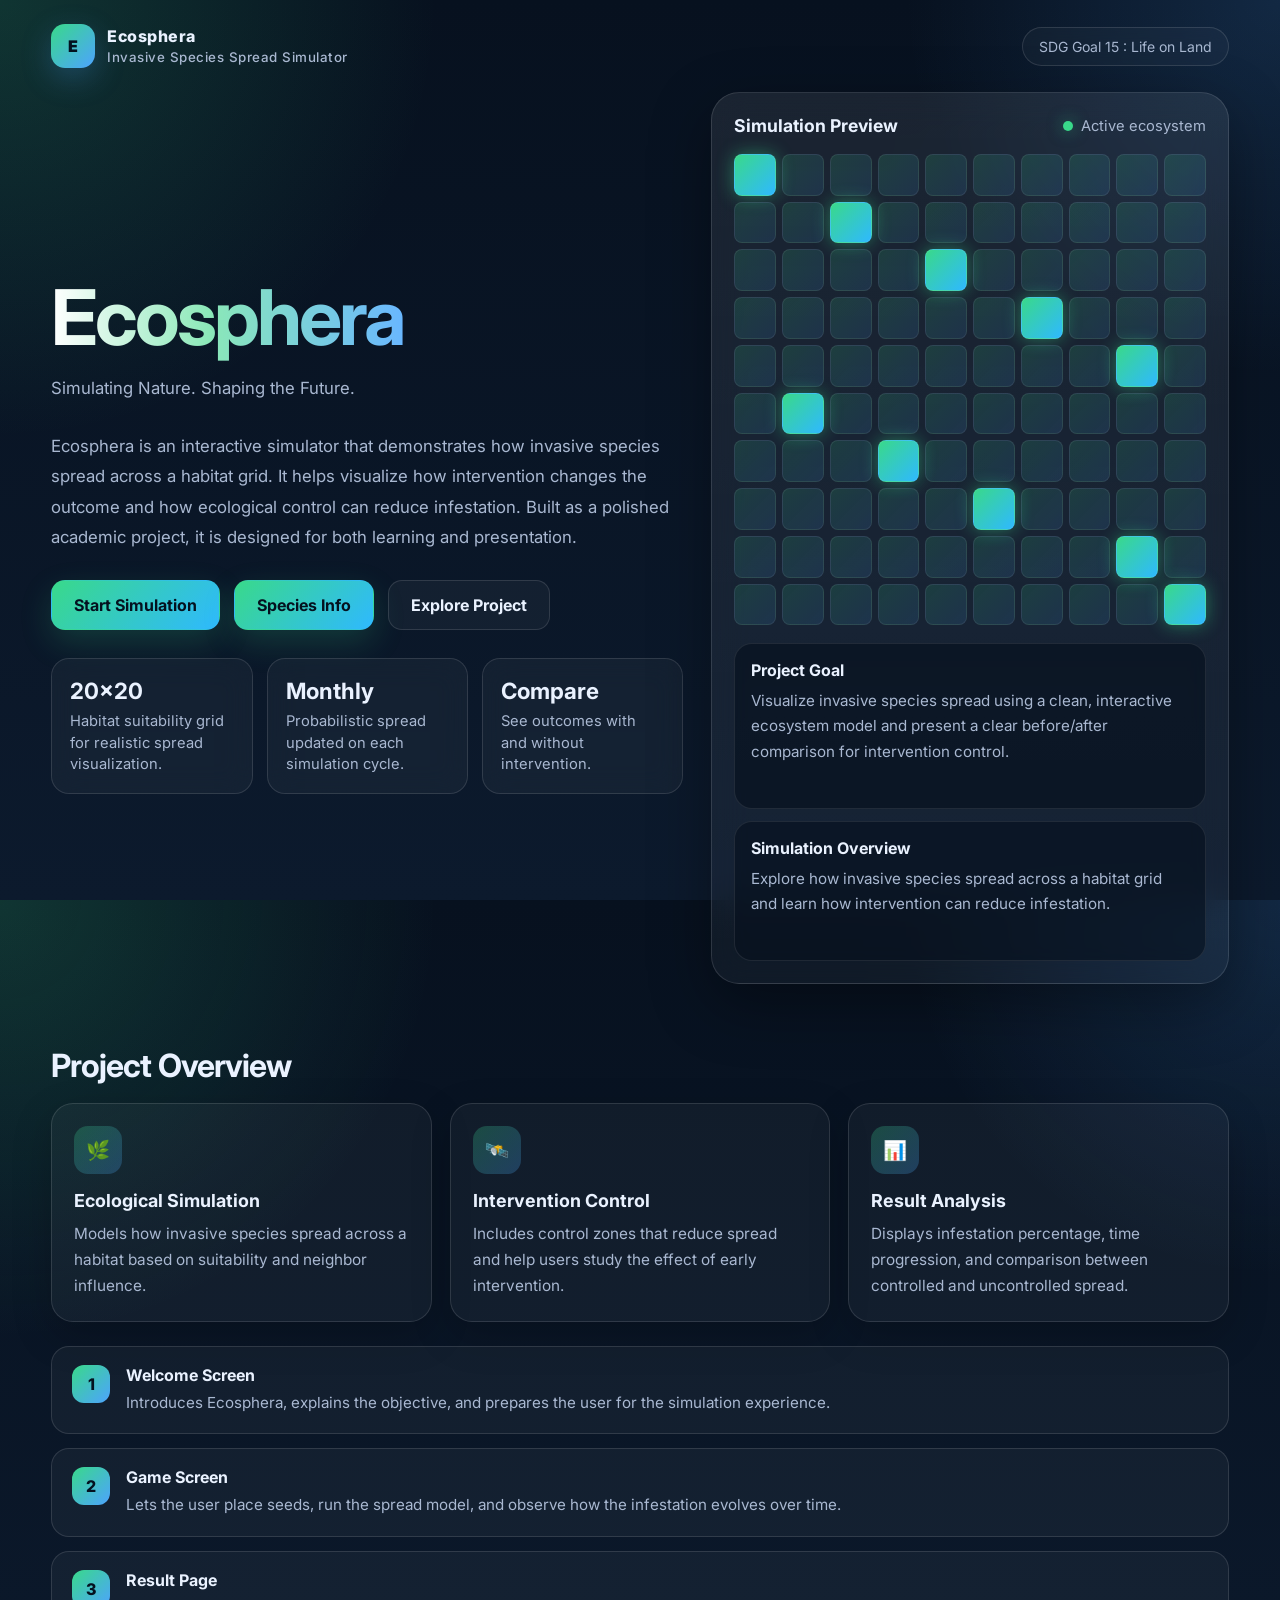
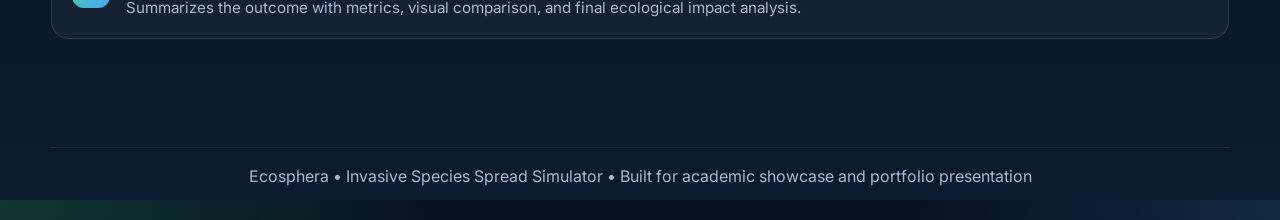
<file: index.html>
<!DOCTYPE html>
<html lang="en">
<head>
  <meta charset="UTF-8" />
  <meta name="viewport" content="width=device-width, initial-scale=1.0" />
  <title> Ecosphera | Invasive Species Spread Simulator</title>
  <link rel="preconnect" href="https://fonts.googleapis.com">
  <link rel="preconnect" href="https://fonts.gstatic.com" crossorigin>
  <link href="https://fonts.googleapis.com/css2?family=Inter:wght@400;500;600;700;800&display=swap" rel="stylesheet">
  <style>
    :root {
      --bg: #07111f;
      --bg2: #0c1a2d;
      --card: rgba(255,255,255,0.06);
      --card2: rgba(255,255,255,0.1);
      --text: #eaf2ff;
      --muted: #a9b8d1;
      --accent: #39d98a;
      --accent2: #4da3ff;
      --border: rgba(255,255,255,0.12);
      --shadow: 0 20px 60px rgba(0,0,0,0.35);
      --radius: 22px;
    }

    * {
      box-sizing: border-box;
      margin: 0;
      padding: 0;
    }

    html, body {
      height: 100%;
      font-family: 'Inter', sans-serif;
      background:
        radial-gradient(circle at top left, rgba(57, 217, 138, 0.18), transparent 28%),
        radial-gradient(circle at top right, rgba(77, 163, 255, 0.16), transparent 24%),
        linear-gradient(180deg, var(--bg), var(--bg2));
      color: var(--text);
    }

    body {
      min-height: 100vh;
      overflow-x: hidden;
    }

    .container {
      width: min(1180px, 92%);
      margin: 0 auto;
    }

    .nav {
      display: flex;
      justify-content: space-between;
      align-items: center;
      padding: 24px 0;
    }

    .brand {
      display: flex;
      align-items: center;
      gap: 12px;
      font-weight: 800;
      letter-spacing: 0.5px;
    }

    .brand-mark {
      width: 44px;
      height: 44px;
      border-radius: 14px;
      background: linear-gradient(135deg, var(--accent), var(--accent2));
      box-shadow: 0 10px 30px rgba(77, 163, 255, 0.25);
      display: grid;
      place-items: center;
      color: #03111f;
      font-weight: 900;
    }

    .nav-pill {
      padding: 10px 16px;
      border: 1px solid var(--border);
      border-radius: 999px;
      color: var(--muted);
      background: rgba(255,255,255,0.03);
      backdrop-filter: blur(10px);
      font-size: 14px;
    }

    .hero {
      display: grid;
      grid-template-columns: 1.1fr 0.9fr;
      gap: 28px;
      align-items: center;
      min-height: calc(100vh - 96px);
      padding-bottom: 36px;
    }

    .hero h1 {
      font-size: clamp(3rem, 6vw, 5.6rem);
      line-height: 0.95;
      margin-bottom: 18px;
      letter-spacing: -0.04em;
    }

    .gradient-text {
      background: linear-gradient(90deg, #ffffff, #8be8b8 45%, #69b7ff 100%);
      -webkit-background-clip: text;
      background-clip: text;
      color: transparent;
    }

    .hero p {
      color: var(--muted);
      font-size: 1.05rem;
      line-height: 1.8;
      max-width: 640px;
      margin-bottom: 28px;
    }

    .buttons {
      display: flex;
      flex-wrap: wrap;
      gap: 14px;
      margin-bottom: 28px;
    }

    .btn {
      display: inline-flex;
      align-items: center;
      justify-content: center;
      gap: 10px;
      padding: 14px 22px;
      border-radius: 14px;
      text-decoration: none;
      font-weight: 700;
      transition: 0.25s ease;
      border: 1px solid transparent;
    }

    .btn-primary {
      background: linear-gradient(135deg, var(--accent), #2fb9ff);
      color: #04111f;
      box-shadow: 0 12px 32px rgba(57, 217, 138, 0.18);
    }

    .btn-secondary {
      background: rgba(255,255,255,0.04);
      color: var(--text);
      border-color: var(--border);
    }

    .btn:hover {
      transform: translateY(-2px);
    }

    .stats {
      display: grid;
      grid-template-columns: repeat(3, 1fr);
      gap: 14px;
      margin-top: 24px;
    }

    .stat {
      padding: 18px;
      border: 1px solid var(--border);
      border-radius: 18px;
      background: rgba(255,255,255,0.04);
      backdrop-filter: blur(14px);
    }

    .stat strong {
      display: block;
      font-size: 1.4rem;
      margin-bottom: 6px;
    }

    .stat span {
      color: var(--muted);
      font-size: 0.92rem;
      line-height: 1.4;
    }

    .panel {
      position: relative;
      border-radius: 28px;
      padding: 22px;
      background: linear-gradient(180deg, rgba(255,255,255,0.08), rgba(255,255,255,0.04));
      border: 1px solid var(--border);
      box-shadow: var(--shadow);
      backdrop-filter: blur(18px);
    }

    .panel-header {
      display: flex;
      justify-content: space-between;
      align-items: center;
      margin-bottom: 18px;
    }

    .panel-title {
      font-size: 1.1rem;
      font-weight: 700;
    }

    .status {
      display: inline-flex;
      align-items: center;
      gap: 8px;
      color: var(--muted);
      font-size: 0.92rem;
    }

    .dot {
      width: 10px;
      height: 10px;
      border-radius: 50%;
      background: var(--accent);
      box-shadow: 0 0 16px rgba(57, 217, 138, 0.55);
    }

    .grid-preview {
      display: grid;
      grid-template-columns: repeat(10, 1fr);
      gap: 6px;
      margin-bottom: 18px;
    }

    .cell {
      aspect-ratio: 1 / 1;
      border-radius: 8px;
      background: linear-gradient(135deg, rgba(57,217,138,0.15), rgba(77,163,255,0.12));
      border: 1px solid rgba(255,255,255,0.08);
    }

    .cell.active {
      background: linear-gradient(135deg, #39d98a, #2fb9ff);
      box-shadow: 0 0 18px rgba(57, 217, 138, 0.45);
    }

    .panel-card {
      padding: 16px;
      border-radius: 18px;
      background: rgba(6, 16, 29, 0.6);
      border: 1px solid rgba(255,255,255,0.09);
      margin-top: 12px;
    }

    .panel-card h3 {
      font-size: 1rem;
      margin-bottom: 8px;
    }

    .panel-card p {
      color: var(--muted);
      line-height: 1.65;
      font-size: 0.95rem;
    }

    .section {
      padding: 26px 0 80px;
    }

    .section-title {
      font-size: 2rem;
      margin-bottom: 18px;
      letter-spacing: -0.03em;
    }

    .feature-grid {
      display: grid;
      grid-template-columns: repeat(3, 1fr);
      gap: 18px;
    }

    .feature {
      padding: 22px;
      border-radius: var(--radius);
      background: rgba(255,255,255,0.04);
      border: 1px solid var(--border);
      box-shadow: 0 14px 40px rgba(0,0,0,0.2);
    }

    .feature .icon {
      width: 48px;
      height: 48px;
      border-radius: 14px;
      display: grid;
      place-items: center;
      margin-bottom: 16px;
      background: linear-gradient(135deg, rgba(57,217,138,0.25), rgba(77,163,255,0.25));
      color: var(--text);
      font-size: 1.2rem;
    }

    .feature h3 {
      margin-bottom: 10px;
      font-size: 1.12rem;
    }

    .feature p {
      color: var(--muted);
      line-height: 1.7;
      font-size: 0.96rem;
    }

    .workflow {
      margin-top: 24px;
      display: grid;
      gap: 14px;
    }

    .step {
      display: flex;
      gap: 16px;
      align-items: flex-start;
      padding: 18px 20px;
      border-radius: 18px;
      border: 1px solid var(--border);
      background: rgba(255,255,255,0.04);
    }

    .step-num {
      width: 38px;
      height: 38px;
      border-radius: 12px;
      background: linear-gradient(135deg, var(--accent), var(--accent2));
      color: #04111f;
      font-weight: 800;
      display: grid;
      place-items: center;
      flex: none;
    }

    .step h4 {
      margin-bottom: 6px;
      font-size: 1rem;
    }

    .step p {
      color: var(--muted);
      line-height: 1.6;
      font-size: 0.95rem;
    }

    footer {
      padding: 18px 0 34px;
      color: var(--muted);
      text-align: center;
      border-top: 1px solid rgba(255,255,255,0.08);
      margin-top: 28px;
    }

    @media (max-width: 960px) {
      .hero {
        grid-template-columns: 1fr;
        min-height: auto;
        padding: 20px 0 40px;
      }

      .feature-grid,
      .stats {
        grid-template-columns: 1fr;
      }
    }



.tabs {
  display: flex;
  gap: 10px;
  justify-content: center;
  margin: 20px 0;
  flex-wrap: wrap;
}

.tabs .btn {
  padding: 12px 24px;
  border-radius: 8px;
  text-decoration: none;
  font-weight: 600;
  transition: all 0.3s ease;
}

.tabs .btn:hover {
  transform: translateY(-2px);
  box-shadow: 0 8px 20px rgba(0,0,0,0.2);
}

  </style>
</head>
<body>
  <div class="container">
    <nav class="nav">
      <div class="brand">
        <div class="brand-mark">E</div>
        <div>
          <div>Ecosphera</div>
          <small style="color: var(--muted); font-weight: 500;">Invasive Species Spread Simulator</small>
        </div>
      </div>
      <div class="nav-pill"> SDG Goal 15 : Life on Land</div>
    </nav>

    <main class="hero">
      <section>

  <h1><span class="gradient-text">Ecosphera</span></h1>
  <p>
    Simulating Nature. Shaping the Future.
  </p>
  <p>
    Ecosphera is an interactive simulator that demonstrates how invasive species spread across a habitat grid.
    It helps visualize how intervention changes the outcome and how ecological control can reduce infestation.
    Built as a polished academic project, it is designed for both learning and presentation.
  </p>


        <div class="buttons">
          <a class="btn btn-primary" href="game.html">Start Simulation</a>
            <a href="species.html" class="btn btn-primary">Species Info</a>

          <a class="btn btn-secondary" href="#overview">Explore Project</a>

        
       
          </div>

        <div class="stats">
          <div class="stat">
            <strong>20×20</strong>
            <span>Habitat suitability grid for realistic spread visualization.</span>
          </div>
          <div class="stat">
            <strong>Monthly</strong>
            <span>Probabilistic spread updated on each simulation cycle.</span>
          </div>
          <div class="stat">
            <strong>Compare</strong>
            <span>See outcomes with and without intervention.</span>
          </div>
        </div>
      </section>

      <aside class="panel">
        <div class="panel-header">
          <div class="panel-title">Simulation Preview</div>
          <div class="status"><span class="dot"></span> Active ecosystem</div>
        </div>

        <div class="grid-preview" aria-hidden="true">
          <div class="cell active"></div><div class="cell"></div><div class="cell"></div><div class="cell"></div><div class="cell"></div><div class="cell"></div><div class="cell"></div><div class="cell"></div><div class="cell"></div><div class="cell"></div>
          <div class="cell"></div><div class="cell"></div><div class="cell active"></div><div class="cell"></div><div class="cell"></div><div class="cell"></div><div class="cell"></div><div class="cell"></div><div class="cell"></div><div class="cell"></div>
          <div class="cell"></div><div class="cell"></div><div class="cell"></div><div class="cell"></div><div class="cell active"></div><div class="cell"></div><div class="cell"></div><div class="cell"></div><div class="cell"></div><div class="cell"></div>
          <div class="cell"></div><div class="cell"></div><div class="cell"></div><div class="cell"></div><div class="cell"></div><div class="cell"></div><div class="cell active"></div><div class="cell"></div><div class="cell"></div><div class="cell"></div>
          <div class="cell"></div><div class="cell"></div><div class="cell"></div><div class="cell"></div><div class="cell"></div><div class="cell"></div><div class="cell"></div><div class="cell"></div><div class="cell active"></div><div class="cell"></div>
          <div class="cell"></div><div class="cell active"></div><div class="cell"></div><div class="cell"></div><div class="cell"></div><div class="cell"></div><div class="cell"></div><div class="cell"></div><div class="cell"></div><div class="cell"></div>
          <div class="cell"></div><div class="cell"></div><div class="cell"></div><div class="cell active"></div><div class="cell"></div><div class="cell"></div><div class="cell"></div><div class="cell"></div><div class="cell"></div><div class="cell"></div>
          <div class="cell"></div><div class="cell"></div><div class="cell"></div><div class="cell"></div><div class="cell"></div><div class="cell active"></div><div class="cell"></div><div class="cell"></div><div class="cell"></div><div class="cell"></div>
          <div class="cell"></div><div class="cell"></div><div class="cell"></div><div class="cell"></div><div class="cell"></div><div class="cell"></div><div class="cell"></div><div class="cell"></div><div class="cell active"></div><div class="cell"></div>
          <div class="cell"></div><div class="cell"></div><div class="cell"></div><div class="cell"></div><div class="cell"></div><div class="cell"></div><div class="cell"></div><div class="cell"></div><div class="cell"></div><div class="cell active"></div>
        </div>

        <div class="panel-card">
          <h3>Project Goal</h3>
          <p>
            Visualize invasive species spread using a clean, interactive ecosystem model and present a clear
            before/after comparison for intervention control.
          </p>
        </div>

       <div class="panel-card">
  <h3>Simulation Overview</h3>
  <p>
    Explore how invasive species spread across a habitat grid and learn how intervention can reduce infestation.
  </p>
</div>
        
      </aside>
    </main>

    <section class="section" id="overview">
      <h2 class="section-title">Project Overview</h2>
      <div class="feature-grid">
        <div class="feature">
          <div class="icon">🌿</div>
          <h3>Ecological Simulation</h3>
          <p>
            Models how invasive species spread across a habitat based on suitability and neighbor influence.
          </p>
        </div>
        <div class="feature">
          <div class="icon">🛰️</div>
          <h3>Intervention Control</h3>
          <p>
            Includes control zones that reduce spread and help users study the effect of early intervention.
          </p>
        </div>
        <div class="feature">
          <div class="icon">📊</div>
          <h3>Result Analysis</h3>
          <p>
            Displays infestation percentage, time progression, and comparison between controlled and uncontrolled spread.
          </p>
        </div>
      </div>

      <div class="workflow">
        <div class="step">
          <div class="step-num">1</div>
          <div>
            <h4>Welcome Screen</h4>
            <p>Introduces Ecosphera, explains the objective, and prepares the user for the simulation experience.</p>
          </div>
        </div>
        <div class="step">
          <div class="step-num">2</div>
          <div>
            <h4>Game Screen</h4>
            <p>Lets the user place seeds, run the spread model, and observe how the infestation evolves over time.</p>
          </div>
        </div>
        <div class="step">
          <div class="step-num">3</div>
          <div>
            <h4>Result Page</h4>
            <p>Summarizes the outcome with metrics, visual comparison, and final ecological impact analysis.</p>
          </div>
        </div>
      </div>
    </section>

    <footer>
      Ecosphera • Invasive Species Spread Simulator • Built for academic showcase and portfolio presentation
    </footer>
  </div>


</body>
</html>
</file>
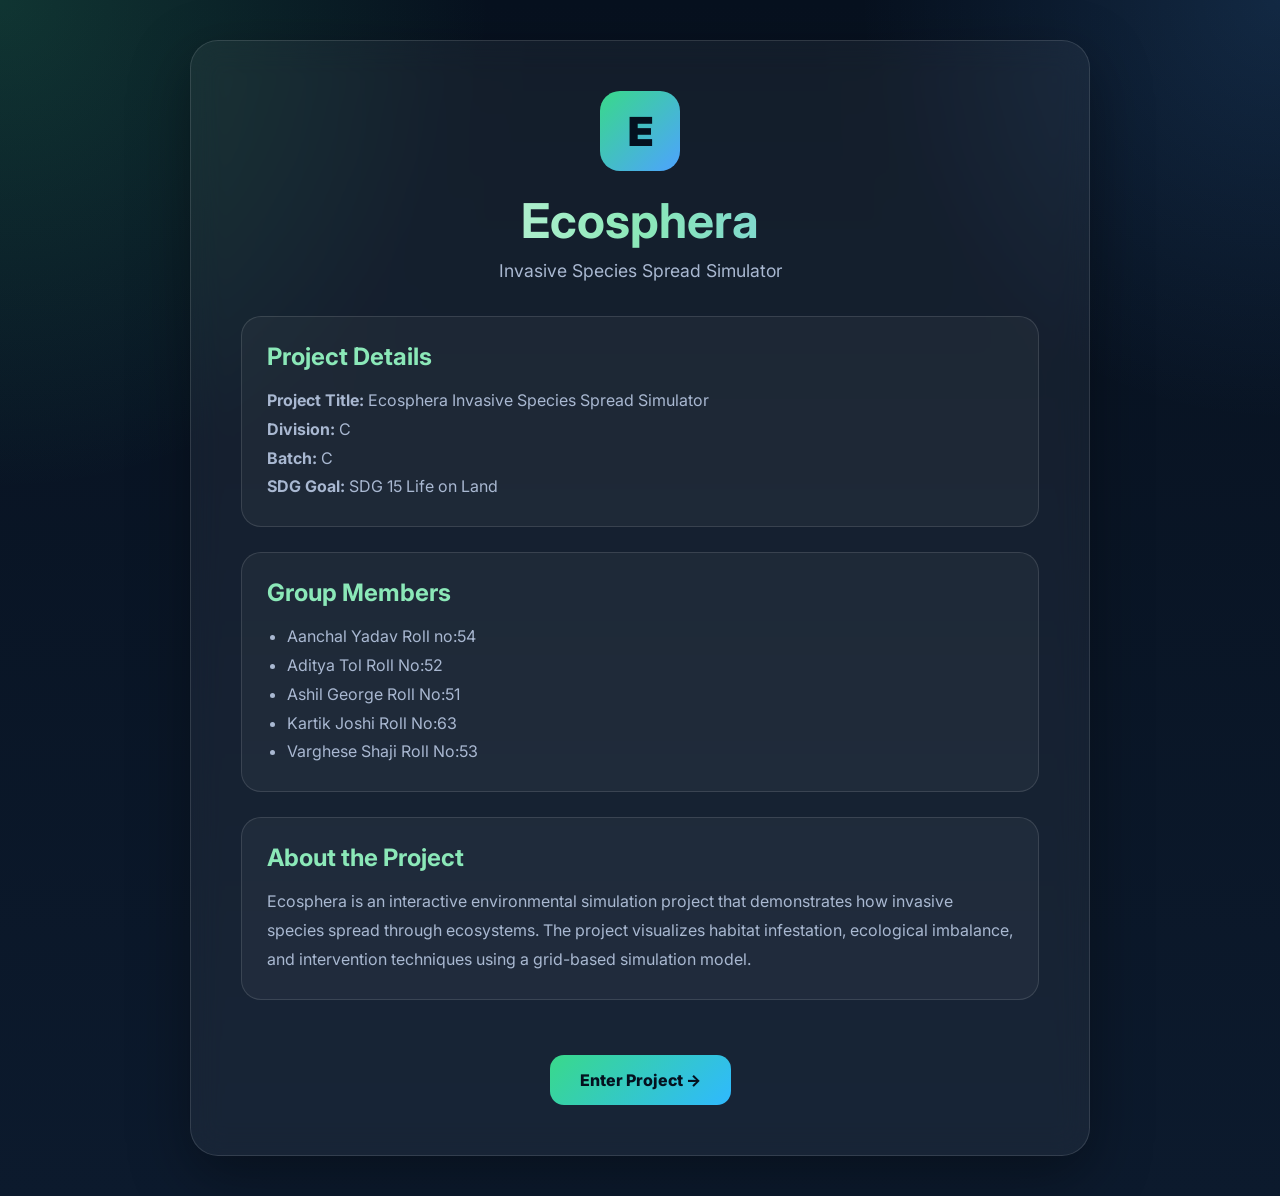
<file: homepage.html>
<!DOCTYPE html>
<html lang="en">
<head>
  <meta charset="UTF-8">
  <meta name="viewport" content="width=device-width, initial-scale=1.0">
  <title>Ecosphera | Homepage</title>

  <link href="https://fonts.googleapis.com/css2?family=Inter:wght@400;500;700;800&display=swap" rel="stylesheet">

  <style>
    :root{
      --bg:#07111f;
      --bg2:#0c1a2d;
      --text:#eaf2ff;
      --muted:#a9b8d1;
      --accent:#39d98a;
      --accent2:#4da3ff;
      --border:rgba(255,255,255,0.12);
    }

    *{
      margin:0;
      padding:0;
      box-sizing:border-box;
    }

    body{
      font-family:'Inter',sans-serif;
      min-height:100vh;
      color:var(--text);

      background:
      radial-gradient(circle at top left, rgba(57,217,138,.18), transparent 28%),
      radial-gradient(circle at top right, rgba(77,163,255,.16), transparent 24%),
      linear-gradient(180deg,var(--bg),var(--bg2));

      display:flex;
      justify-content:center;
      align-items:center;
      padding:40px 20px;
    }

    .card{
      width:100%;
      max-width:900px;

      background:rgba(255,255,255,0.05);
      border:1px solid var(--border);

      border-radius:28px;
      padding:50px;

      backdrop-filter:blur(16px);

      box-shadow:0 20px 60px rgba(0,0,0,0.35);

      text-align:center;
    }

    .logo{
      width:80px;
      height:80px;
      margin:auto;
      margin-bottom:20px;

      border-radius:20px;

      background:linear-gradient(135deg,var(--accent),var(--accent2));

      display:flex;
      align-items:center;
      justify-content:center;

      font-size:40px;
      font-weight:900;
      color:#04111f;
    }

    h1{
      font-size:3rem;
      margin-bottom:10px;

      background:linear-gradient(90deg,#ffffff,#8be8b8,#69b7ff);

      -webkit-background-clip:text;
      -webkit-text-fill-color:transparent;
    }

    .subtitle{
      color:var(--muted);
      font-size:1.1rem;
      margin-bottom:35px;
    }

    .info-box{
      background:rgba(255,255,255,0.04);
      border:1px solid var(--border);
      border-radius:20px;
      padding:25px;
      margin-bottom:25px;
      text-align:left;
    }

    .info-box h2{
      margin-bottom:15px;
      color:#8be8b8;
    }

    .info-box p,
    .info-box li{
      color:var(--muted);
      line-height:1.8;
    }

    ul{
      padding-left:20px;
    }

    .btn{
      display:inline-block;
      margin-top:30px;

      padding:15px 30px;

      border-radius:14px;

      background:linear-gradient(135deg,var(--accent),#2fb9ff);

      color:#04111f;
      text-decoration:none;
      font-weight:800;

      transition:0.3s ease;
    }

    .btn:hover{
      transform:translateY(-3px);
      box-shadow:0 10px 25px rgba(57,217,138,.3);
    }

    @media(max-width:768px){

      .card{
        padding:30px;
      }

      h1{
        font-size:2.2rem;
      }
    }
  </style>
</head>

<body>

  <div class="card">

    <div class="logo">E</div>

    <h1>Ecosphera</h1>

    <p class="subtitle">
      Invasive Species Spread Simulator
    </p>

    <div class="info-box">
      <h2>Project Details</h2>

      <p><strong>Project Title:</strong> Ecosphera Invasive Species Spread Simulator</p>

      <p><strong>Division:</strong> C </p>

      <p><strong>Batch:</strong> C</p>

      <p><strong>SDG Goal:</strong> SDG 15  Life on Land</p>
    </div>

    <div class="info-box">
      <h2>Group Members</h2>

      <ul>
        <li>Aanchal Yadav  Roll no:54</li>
        <li>Aditya Tol     Roll No:52</li>
        <li>Ashil George   Roll No:51</li>
        <li>Kartik Joshi  Roll No:63</li>
        <li>Varghese Shaji Roll No:53</li>
      </ul>
    </div>

    <div class="info-box">
      <h2>About the Project</h2>

      <p>
        Ecosphera is an interactive environmental simulation project that demonstrates how invasive species spread through ecosystems.
        The project visualizes habitat infestation, ecological imbalance, and intervention techniques using a grid-based simulation model.
      </p>
    </div>

    <a href="index.html" class="btn">
      Enter Project →
    </a>

  </div>

</body>
</file>
